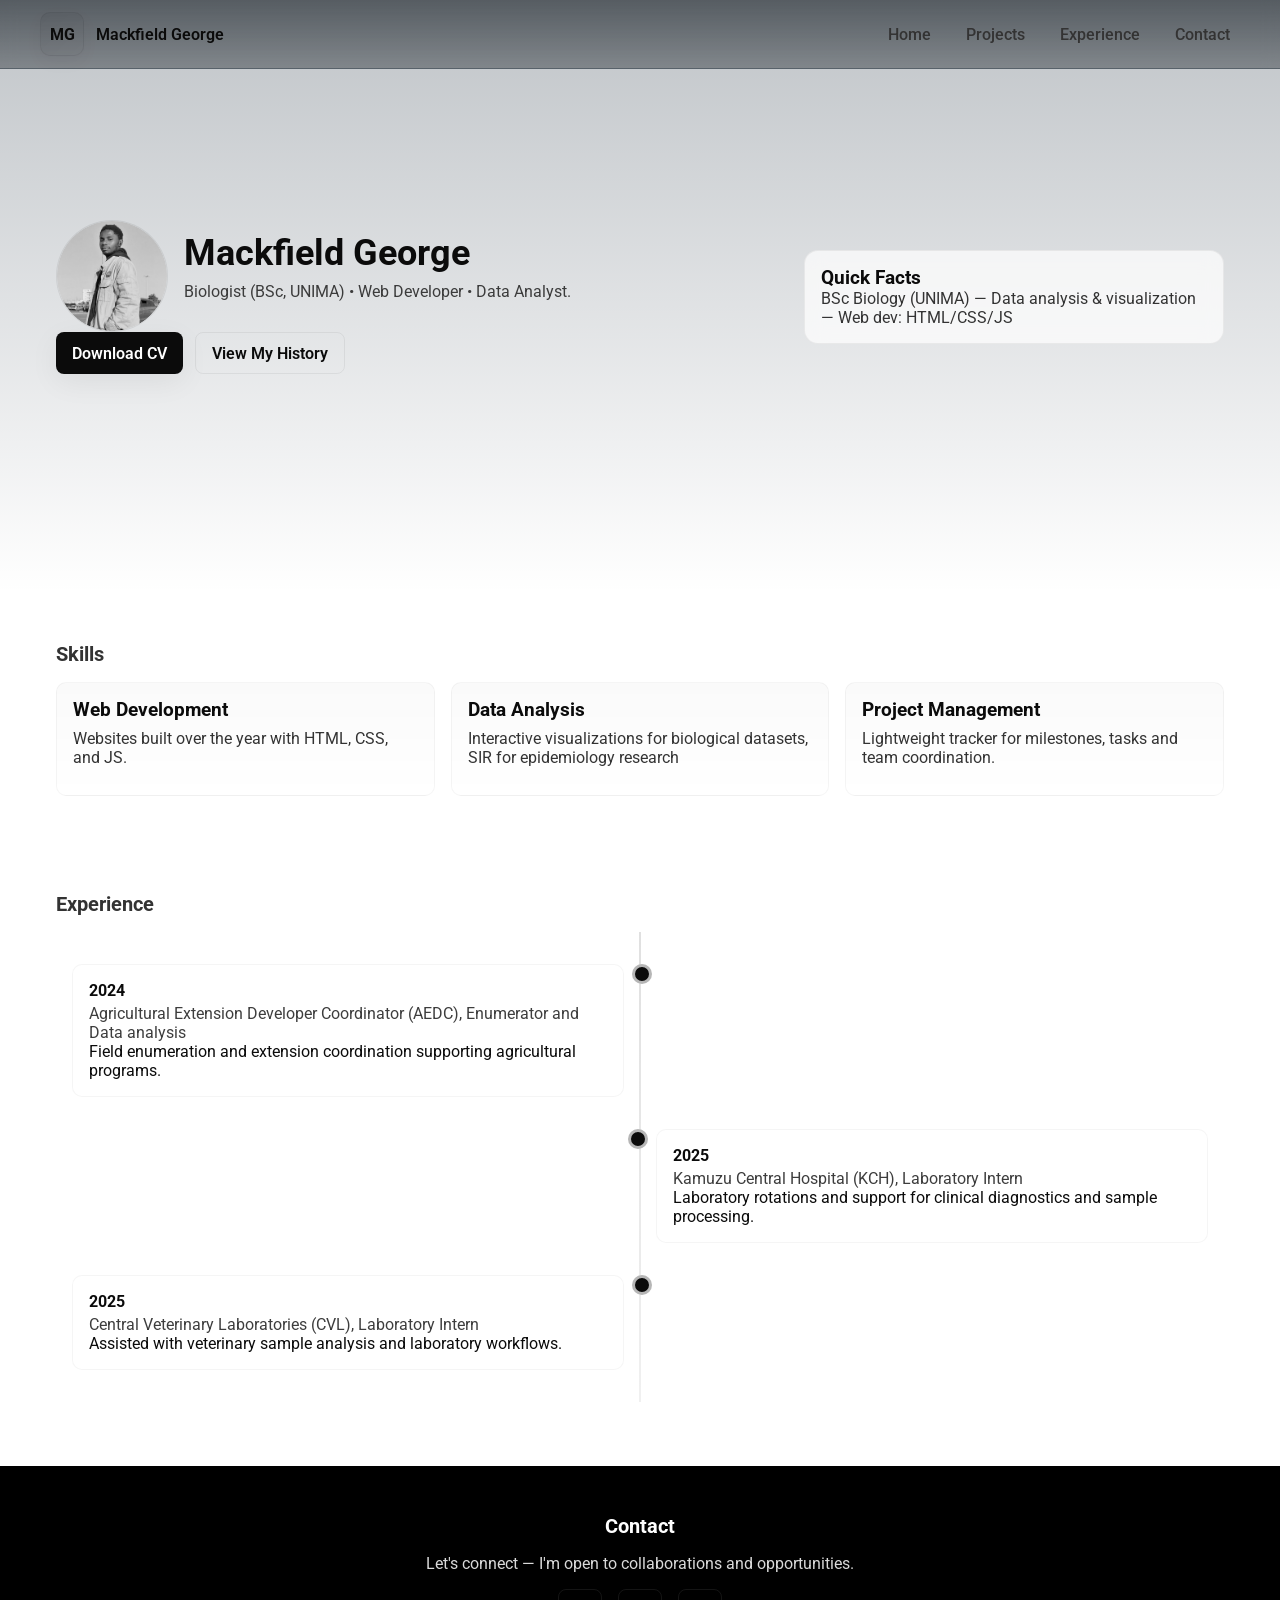
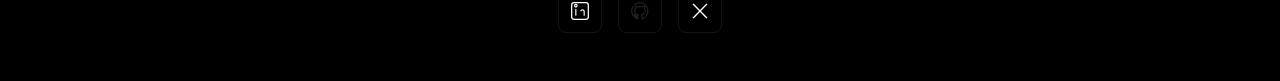
<file: index.html>
<!DOCTYPE html>
<html lang="en">
<head>
    <meta charset="UTF-8">
    <meta name="viewport" content="width=device-width, initial-scale=1.0">
    <title>Mackfield George - Portfolio</title>
    <link href="https://fonts.googleapis.com/css2?family=Roboto:wght@300;400;500;700&display=swap" rel="stylesheet">
    <link rel="stylesheet" href="styles.css">
</head>
<body>
    <header>
        <div class="container header-inner">
            <div class="brand">
                <div class="logo">MG</div>
                <h1>Mackfield George</h1>
            </div>
            <nav aria-label="Main navigation">
                <a href="#hero">Home</a>
                <a href="#projects">Projects</a>
                <a href="#experience">Experience</a>
                <a href="#contact">Contact</a>
            </nav>
            <button class="nav-toggle" aria-label="Toggle menu" aria-expanded="false">☰</button>
        </div>
    </header>

    <section id="hero">
        <div class="container hero-grid">
            <div class="hero-intro">
                <div style="display:flex;align-items:center;gap:1rem;flex-wrap:wrap">
                    <div class="avatar avatar-hero">
                        <img id="avatar-img" src="profile.png" alt="Mackfield George Profile Photo" onerror="this.style.display='none'">
                    </div>
                    <div>
                        <h1>Mackfield George</h1>
                        <p class="lead">Biologist (BSc, UNIMA) • Web Developer • Data Analyst.</p>
                    </div>
                </div>
                <div class="cta-row">
                    <a id="download-cv" class="btn btn-primary" href="resume.pdf" target="_blank" rel="noopener noreferrer">Download CV</a>
                    <a id="open-history" href="#" class="btn btn-ghost">View My History</a>
                </div>
            </div>
            <div class="panel">
                <h3 style="color:var(--text)">Quick Facts</h3>
                <p style="color:var(--muted)">BSc Biology (UNIMA) — Data analysis & visualization — Web dev: HTML/CSS/JS</p>
            </div>
        </div>
    </section>

    <section id="projects">
        <div class="container">
            <h2 class="h2">Skills</h2>
            <div class="projects-grid">
                <div class="project-card">
                    <h3>Web Development</h3>
                    <p>Websites built over the year with HTML, CSS, and JS.</p>
                    
                </div>
                <div class="project-card">
                    <h3>Data Analysis</h3>
                    <p>Interactive visualizations for biological datasets, SIR for epidemiology research</p>
                    
                </div>
                <div class="project-card">
                    <h3>Project Management</h3>
                    <p>Lightweight tracker for milestones, tasks and team coordination.</p>
                    
                </div>
            </div>
        </div>
    </section>

    <section id="experience">
        <div class="container">
            <h2 class="h2">Experience</h2>
            <div class="timeline">
                <div class="timeline-item">
                    <div class="timeline-dot"></div>
                    <div class="timeline-content">
                        <h4>2024</h4>
                        <p class="lead">Agricultural Extension Developer Coordinator (AEDC), Enumerator and Data analysis</p>
                        <p>Field enumeration and extension coordination supporting agricultural programs.</p>
                    </div>
                </div>
                <div class="timeline-item">
                    <div class="timeline-dot"></div>
                    <div class="timeline-content">
                        <h4>2025</h4>
                        <p class="lead">Kamuzu Central Hospital (KCH), Laboratory Intern</p>
                        <p>Laboratory rotations and support for clinical diagnostics and sample processing.</p>
                    </div>
                </div>
                <div class="timeline-item">
                    <div class="timeline-dot"></div>
                    <div class="timeline-content">
                        <h4>2025</h4>
                        <p class="lead">Central Veterinary Laboratories (CVL), Laboratory Intern</p>
                        <p>Assisted with veterinary sample analysis and laboratory workflows.</p>
                    </div>
                </div>
            </div>
        </div>
    </section>

    <section id="contact">
        <div class="container">
            <h2 class="h2">Contact</h2>
            <p class="lead">Let's connect — I'm open to collaborations and opportunities.</p>
            <div class="social-icons">
                <a href="https://www.linkedin.com/in/mackfield-kadyaula-george-6627b1349?utm_source=share&utm_campaign=share_via&utm_content=profile&utm_medium=ios_app" title="LinkedIn" aria-label="LinkedIn">
                    <svg width="20" height="20" viewBox="0 0 24 24" fill="none" xmlns="http://www.w3.org/2000/svg"><rect x="2" y="2" width="20" height="20" rx="3" stroke="currentColor" stroke-width="1.5"/><path d="M7 10v7M7 7a1.5 1.5 0 110-3 1.5 1.5 0 010 3zM17 17v-4c0-1.6-.9-2.5-2-2.5-1.1 0-1.6.8-1.9 1.3" stroke="currentColor" stroke-width="1.4" stroke-linecap="round" stroke-linejoin="round"/></svg>
                </a>
                <a href="" title="GitHub" aria-label="GitHub">
                    <svg width="20" height="20" viewBox="0 0 24 24" fill="none" xmlns="http://www.w3.org/2000/svg"><path d="M12 2a10 10 0 00-3.16 19.49c.5.09.68-.22.68-.48 0-.24-.01-.87-.01-1.7-2.77.6-3.36-1.2-3.36-1.2-.45-1.13-1.1-1.43-1.1-1.43-.9-.62.07-.6.07-.6 1 .07 1.53 1.03 1.53 1.03.88 1.52 2.31 1.08 2.87.83.09-.65.34-1.08.62-1.33-2.22-.25-4.56-1.11-4.56-4.93 0-1.09.39-1.98 1.03-2.67-.1-.26-.45-1.28.1-2.66 0 0 .84-.27 2.75 1.02A9.55 9.55 0 0112 6.8c.85.004 1.7.115 2.5.34 1.9-1.29 2.74-1.02 2.74-1.02.56 1.38.21 2.4.1 2.66.64.69 1.03 1.58 1.03 2.67 0 3.83-2.34 4.67-4.57 4.92.35.3.66.88.66 1.78 0 1.29-.01 2.33-.01 2.65 0 .26.18.58.69.48A10 10 0 0012 2z" stroke="currentColor" stroke-width="0.2"/></svg>
                </a>
                <a href="#" title="X (Twitter)" aria-label="X">
                    <svg width="20" height="20" viewBox="0 0 24 24" fill="none" xmlns="http://www.w3.org/2000/svg"><path d="M4 4l16 16M20 4L4 20" stroke="currentColor" stroke-width="1.6" stroke-linecap="round" stroke-linejoin="round"/></svg>
                </a>
            </div>
        </div>
    </section>

    <div id="history-modal" class="modal-overlay" role="dialog" aria-modal="true" aria-labelledby="history-title">
        <div class="modal" role="document">
            <div class="modal-header">
                <div id="history-title" class="modal-title">Personal History & Academic Journey</div>
                <button class="modal-close" aria-label="Close history">✕</button>
            </div>
            <div class="modal-body">
                <h3>Early Life & Education</h3>
                <p>I was born on 3 June, 2003 in Lilongwe, Malawi, to my parents Mr and Mrs George Kadyaula. My early years were shaped by a curious environment that encouraged exploration, leading me to Tsogolo Education Centre, then later to Mdzobwe Full Primary School for my foundational education. I did very well on my PSLC and was selected to one of the country's top secondary schools, Mzuzu Government Secondary School. There I first began to appreciate the intersection of different disciplines and developed an interest in how the world operates. My form four MSCE exam results got me selected to the top university in the country to pursue my undergraduate degree, Bachelor of Science in Biology.</p>

                <h3>University & Personal Growth</h3>
                <p>University was a transformative period that allowed me to bridge the gap between theoretical knowledge and practical application. While my core curriculum focused on biology, I spent elective time and personal hours diving into subjects that also fascinate me.</p>

                <h3>Areas of Interest & Intellectual Pursuit</h3>
                <p>My free time during holidays and weekends was used to learn programming and data analysis where I learned the power of code to solve problems and the ability of data to reveal hidden patterns in biological or social systems. Though not my major-related discipline, the humanities hold a strong interest for me. To balance the technical, I am deeply invested in philosophy, geopolitics, and literature.</p>

                <h3>Future Aspirations</h3>
                <p>My ultimate goal is to synthesize these diverse interests by pursuing an MSc in Bioinformatics. I believe the future of medicine and biological discovery lies at the intersection of computational power and laboratory expertise. By combining my passion for programming with my foundation in lab sciences, I aim to contribute to the field of genomics and personalized medicine.</p>
            </div>
        </div>
    </div>

    <script src="script.js"></script>
</body>
</html>
</file>
<file: styles.css>
/* Minimalist Dark Mode — Deep Blues & Slate Grey */
:root{
  --bg:#ffffff;
  --panel: rgba(255,255,255,0.7);
  --accent:#000000;
  --text:#0b0b0b;
  --muted:#333333;
  --glass: rgba(255,255,255,0.6);
}
*{box-sizing:border-box;margin:0;padding:0}
html,body{height:100%}
body{
  font-family: 'Roboto', system-ui, -apple-system, 'Segoe UI', Roboto, 'Helvetica Neue', Arial;
  background:var(--bg);
  color:var(--text);
  -webkit-font-smoothing:antialiased;
  -moz-osx-font-smoothing:grayscale;
}
.container{width:100%;max-width:1200px;margin:0 auto;padding:0 1rem}
header{position:fixed;left:0;right:0;top:0;z-index:60;background:linear-gradient(180deg,rgba(0,8,15,0.55),rgba(0,8,15,0.35));backdrop-filter:blur(8px);border-bottom:1px solid rgba(74,144,226,0.04)}
.header-inner{display:flex;align-items:center;justify-content:space-between;padding:0.75rem 0}
.brand{display:flex;align-items:center;gap:0.75rem}
.brand .logo{width:44px;height:44px;border-radius:10px;background:linear-gradient(135deg,rgba(0,0,0,0.06),rgba(0,0,0,0.02));display:flex;align-items:center;justify-content:center;color:var(--text);font-weight:700;border:1px solid rgba(0,0,0,0.06);box-shadow:0 6px 18px rgba(0,0,0,0.04)}
.brand h1{font-size:1rem;color:var(--text);font-weight:600}
nav{display:flex;align-items:center;gap:1rem}
nav a{color:var(--muted);text-decoration:none;padding:0.5rem 0.6rem;border-radius:6px;font-weight:500}
nav a:hover,nav a:focus{color:var(--text);background:var(--glass)}
.nav-toggle{display:none;background:transparent;border:0;color:var(--muted);font-size:1.25rem}
main{padding-top:88px}
/* Hero */
#hero{min-height:66vh;display:flex;align-items:center;padding:3.5rem 0;background:linear-gradient(180deg,rgba(0,18,34,0.25),transparent)}
.hero-grid{display:grid;grid-template-columns:1fr 420px;gap:2rem;align-items:center}
.hero-intro h1{font-size:2.25rem;color:var(--text);margin-bottom:0.5rem}
.hero-intro p{font-size:1.025rem;color:var(--muted);max-width:60ch;margin-bottom:1.25rem}
.cta-row{display:flex;gap:0.75rem;flex-wrap:wrap}
.btn{display:inline-flex;align-items:center;gap:0.6rem;padding:0.65rem 1rem;border-radius:8px;border:0;cursor:pointer;text-decoration:none;font-weight:600}
.btn-primary{background:var(--text);color:#ffffff;box-shadow:0 8px 30px rgba(0,0,0,0.06)}
.btn-ghost{background:transparent;border:1px solid rgba(0,0,0,0.06);color:var(--text)}
.panel{background:var(--panel);backdrop-filter:blur(10px);-webkit-backdrop-filter:blur(10px);border:1px solid rgba(0,0,0,0.06);padding:1rem;border-radius:14px;color:var(--text)}
/* Projects */
#projects{padding:3rem 0}
.projects-grid{display:grid;grid-template-columns:repeat(auto-fit,minmax(240px,1fr));gap:1rem}
.project-card{padding:1rem;border-radius:10px;background:linear-gradient(180deg,rgba(0,0,0,0.02),rgba(0,0,0,0));border:1px solid rgba(0,0,0,0.04)}
.project-card h3{color:var(--text);margin-bottom:0.5rem}
.project-card p{color:var(--muted);margin-bottom:0.75rem}
.project-card a{color:var(--muted);font-weight:600}
/* Experience timeline */
#experience{padding:3rem 0}
.timeline{position:relative;margin:1rem 0;padding:1rem 0}
.timeline::before{content:'';position:absolute;left:50%;top:0;bottom:0;width:2px;background:linear-gradient(180deg,rgba(0,0,0,0.12),rgba(0,0,0,0.06));transform:translateX(-50%)}
.timeline-item{position:relative;width:50%;padding:1rem}
.timeline-item:nth-child(odd){left:0}
.timeline-item:nth-child(even){left:50%}
.timeline-dot{position:absolute;top:1rem;right:-12px;width:20px;height:20px;border-radius:50%;background:var(--text);border:3px solid var(--panel)}
.timeline-item:nth-child(even) .timeline-dot{left:-12px;right:auto}
.timeline-content{background:rgba(255,255,255,0.68);padding:1rem;border-radius:10px;border:1px solid rgba(0,0,0,0.04);color:var(--text)}
.timeline-content h4{color:var(--text);margin-bottom:0.25rem}
/* Contact */
#contact{padding:3rem 0;text-align:center;background:#000;color:#fff}
#contact .h2, #contact h2{color:#fff}
#contact .lead{color:#e6e6e6}
.social-icons{display:flex;gap:1rem;justify-content:center;margin-top:1rem}
.social-icons a{display:inline-flex;align-items:center;justify-content:center;width:44px;height:44px;border-radius:8px;background:transparent;border:1px solid rgba(255,255,255,0.08);color:#fff}
.social-icons a:hover{color:#fff;transform:translateY(-4px);background:rgba(255,255,255,0.03)}
/* Utilities */
.h2{font-size:1.25rem;color:var(--muted);margin-bottom:1rem}
.lead{color:var(--muted);opacity:0.95}
/* Responsive */
@media (max-width:900px){
  .hero-grid{grid-template-columns:1fr}
  .hero-grid > .panel{order:2}
  .timeline::before{left:20px}
  .timeline-item{width:100%;left:0;padding-left:3rem;padding-right:1rem}
  .timeline-item:nth-child(even){left:0}
  .timeline-dot{left:8px;right:auto}
  nav{display:none}
  .nav-toggle{display:inline-flex}
}
@media (max-width:480px){
  .brand h1{font-size:0.95rem}
  .hero-intro h1{font-size:1.5rem}
  .cta-row{flex-direction:column;align-items:flex-start}
}

/* Avatar / profile photo */
.avatar{width:64px;height:64px;border-radius:50%;overflow:hidden;border:1px solid rgba(0,0,0,0.06);background:linear-gradient(180deg,rgba(0,0,0,0.02),rgba(0,0,0,0.01));display:flex;align-items:center;justify-content:center;cursor:pointer}
.avatar img{width:100%;height:100%;object-fit:cover;display:block}
.avatar input[type=file]{display:none}
.avatar .initials{font-weight:700;color:var(--text)}
.resume-avatar{width:96px;height:96px;border-radius:14px}
.logo .avatar{width:56px;height:56px;border-radius:12px}
.avatar:focus{outline:3px solid rgba(0,0,0,0.06);outline-offset:3px}

/* Hero avatar sizing (circular) */
.avatar-hero{width:112px;height:112px;border-radius:50%;flex:0 0 112px}
.avatar-hero img{border-radius:50%}
.avatar-hero .initials{font-size:1.15rem}

/* Modal (history) */
.modal-overlay{position:fixed;inset:0;background:rgba(0,0,0,0.35);display:none;align-items:center;justify-content:center;padding:1.25rem;z-index:140}
.modal-overlay.open{display:flex}
.modal{width:100%;max-width:880px;background:rgba(255,255,255,0.9);backdrop-filter:blur(12px);-webkit-backdrop-filter:blur(12px);border-radius:14px;box-shadow:0 20px 60px rgba(0,0,0,0.12);overflow:auto;max-height:90vh;border:1px solid rgba(0,0,0,0.06)}
.modal-header{display:flex;align-items:center;justify-content:space-between;padding:1rem 1.25rem;border-bottom:1px solid rgba(0,0,0,0.04)}
.modal-title{font-size:1.125rem;font-weight:700;color:var(--text)}
.modal-close{background:transparent;border:0;font-size:1.25rem;padding:0.35rem;cursor:pointer;color:var(--text)}
.modal-body{padding:1rem 1.25rem;color:var(--text);line-height:1.6}
.modal-body h3{margin-top:0.25rem;margin-bottom:0.5rem}
.modal-body p{margin-bottom:0.9rem;color:var(--muted)}

@media (max-width:640px){
  .modal{max-width:640px;padding:0}
  .modal-body{padding:1rem}
}

/* (floating avatar/contact removed) */
</file>
